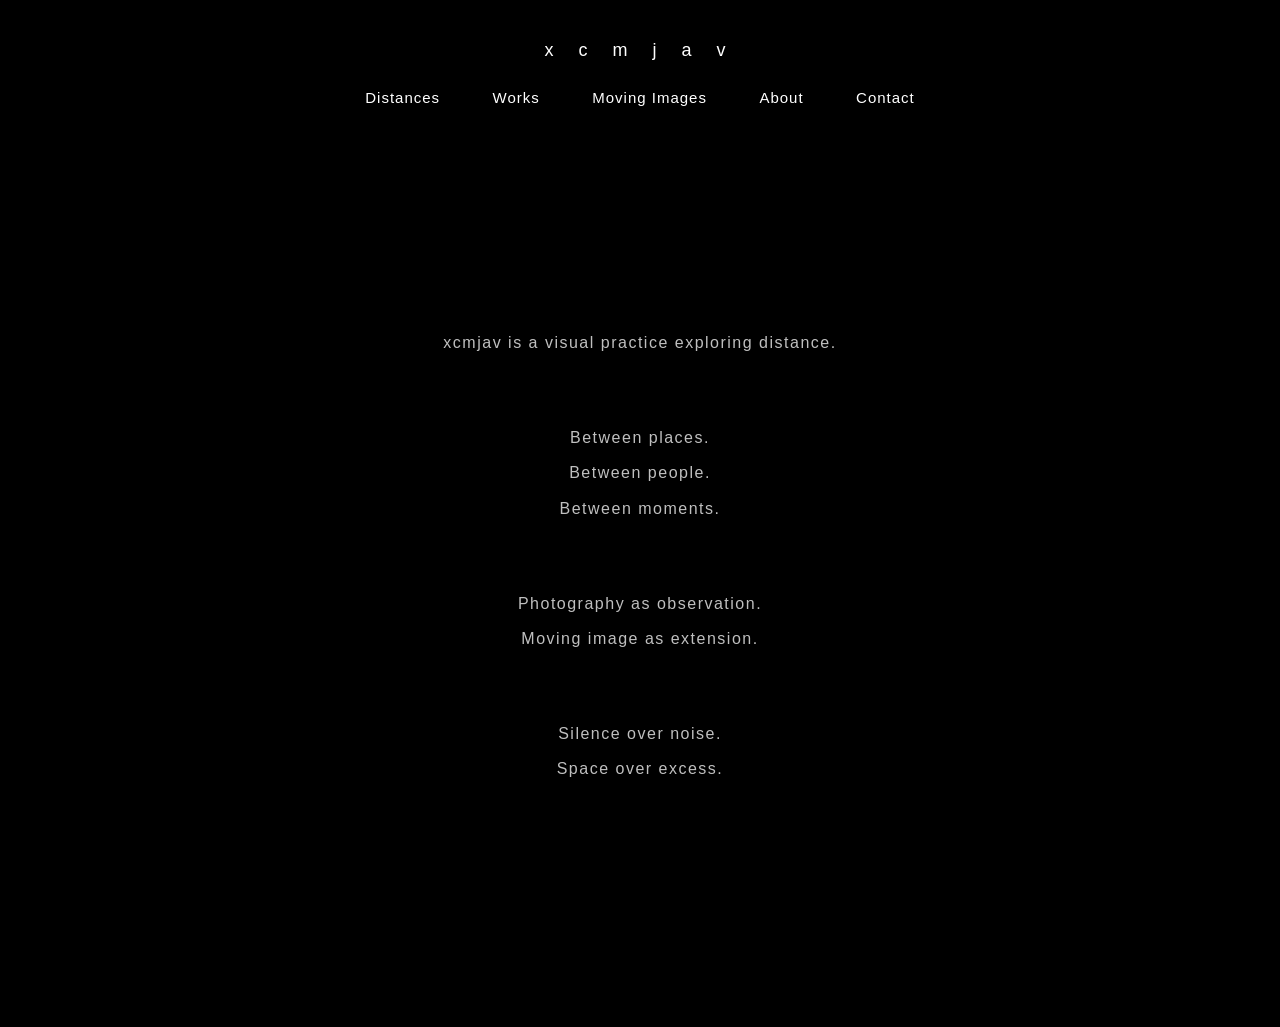
<file: about.html>
<!DOCTYPE html>
<html lang="en">
<head>
  <meta charset="UTF-8">
  <meta name="viewport" content="width=device-width, initial-scale=1.0">
  <title>About — xcmjav</title>
  <link rel="stylesheet" href="style.css">
</head>

<body>

<header>
  <a href="/index.html" class="logo">x c m j a v</a>
  <nav>
    <a href="series/distances.html">Distances</a>
    <a href="works.html">Works</a>
    <a href="moving.html">Moving Images</a>
    <a href="about.html">About</a>
    <a href="contact.html">Contact</a>
  </nav>
</header>

<main class="about-page">

  <div class="about-text">

    <p>xcmjav is a visual practice exploring distance.</p>

    <p>
      Between places.<br>
      Between people.<br>
      Between moments.
    </p>

    <p>
      Photography as observation.<br>
      Moving image as extension.
    </p>

    <p>
      Silence over noise.<br>
      Space over excess.
    </p>

  </div>

</main>

</body>
</html>
</file>
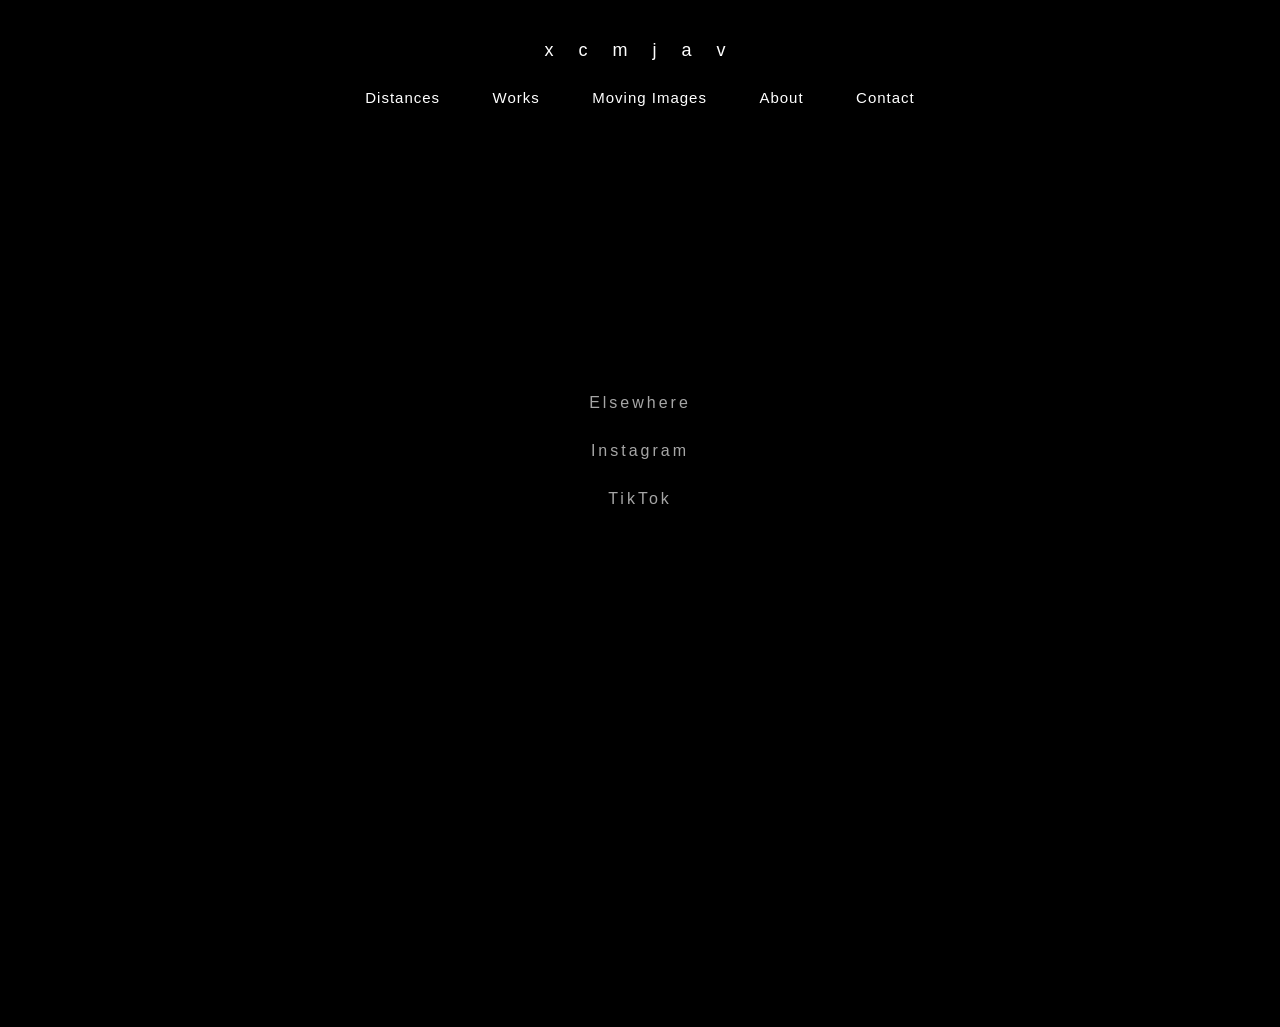
<file: contact.html>
<!DOCTYPE html>
<html lang="en">
<head>
  <meta charset="UTF-8">
  <meta name="viewport" content="width=device-width, initial-scale=1.0">
  <title>Contact — xcmjav</title>
  <link rel="stylesheet" href="style.css">
</head>

<body>

<header>
  <a href="/index.html" class="logo">x c m j a v</a>
  <nav>
    <a href="series/distances.html">Distances</a>
    <a href="works.html">Works</a>
    <a href="moving.html">Moving Images</a>
    <a href="about.html">About</a>
    <a href="contact.html">Contact</a>
  </nav>
</header>

<main class="contact-page">

  <div class="contact-text">
    <p>Elsewhere</p>

    <p>
      <a href="https://instagram.com/xcmjav/" target="_blank">Instagram</a>
    </p>

    <p>
      <a href="https://tiktok.com/@xcmjav" target="_blank">TikTok</a>
    </p>

  </div>

</main>

</body>
</html>
</file>
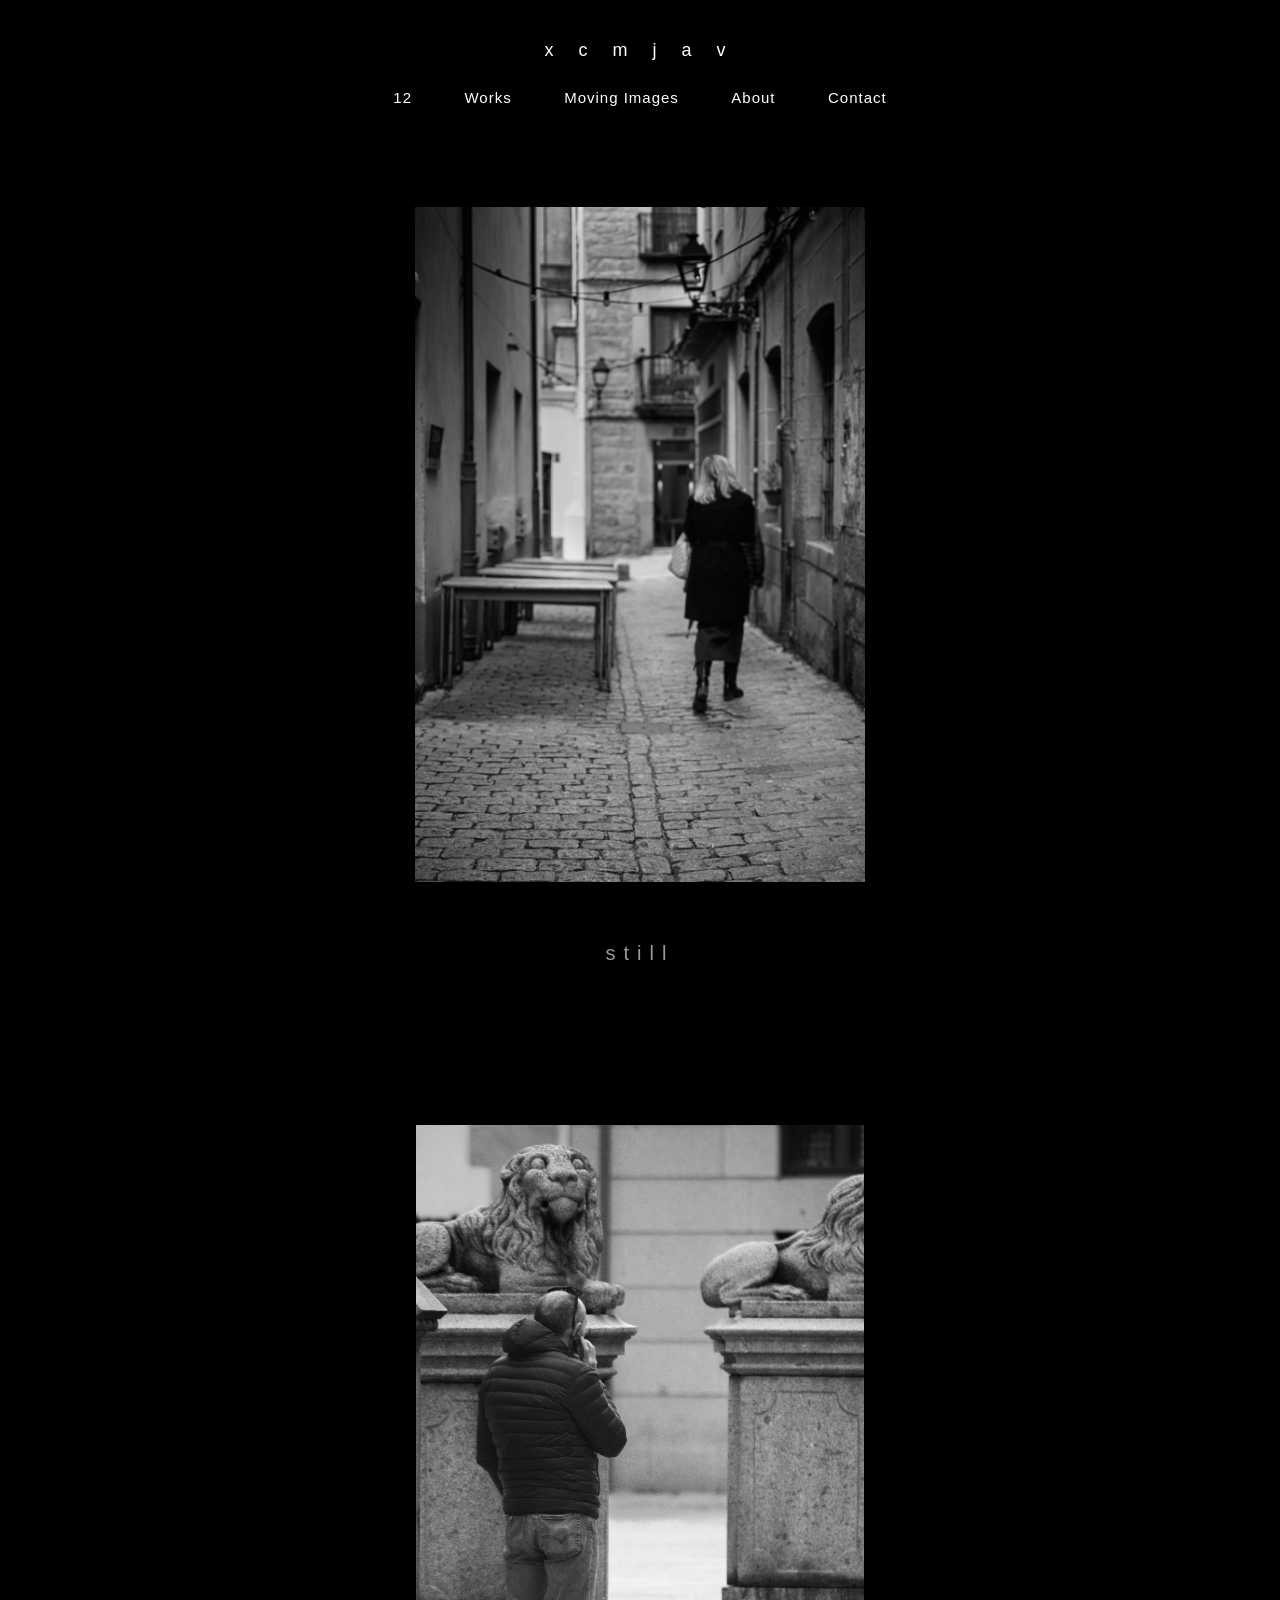
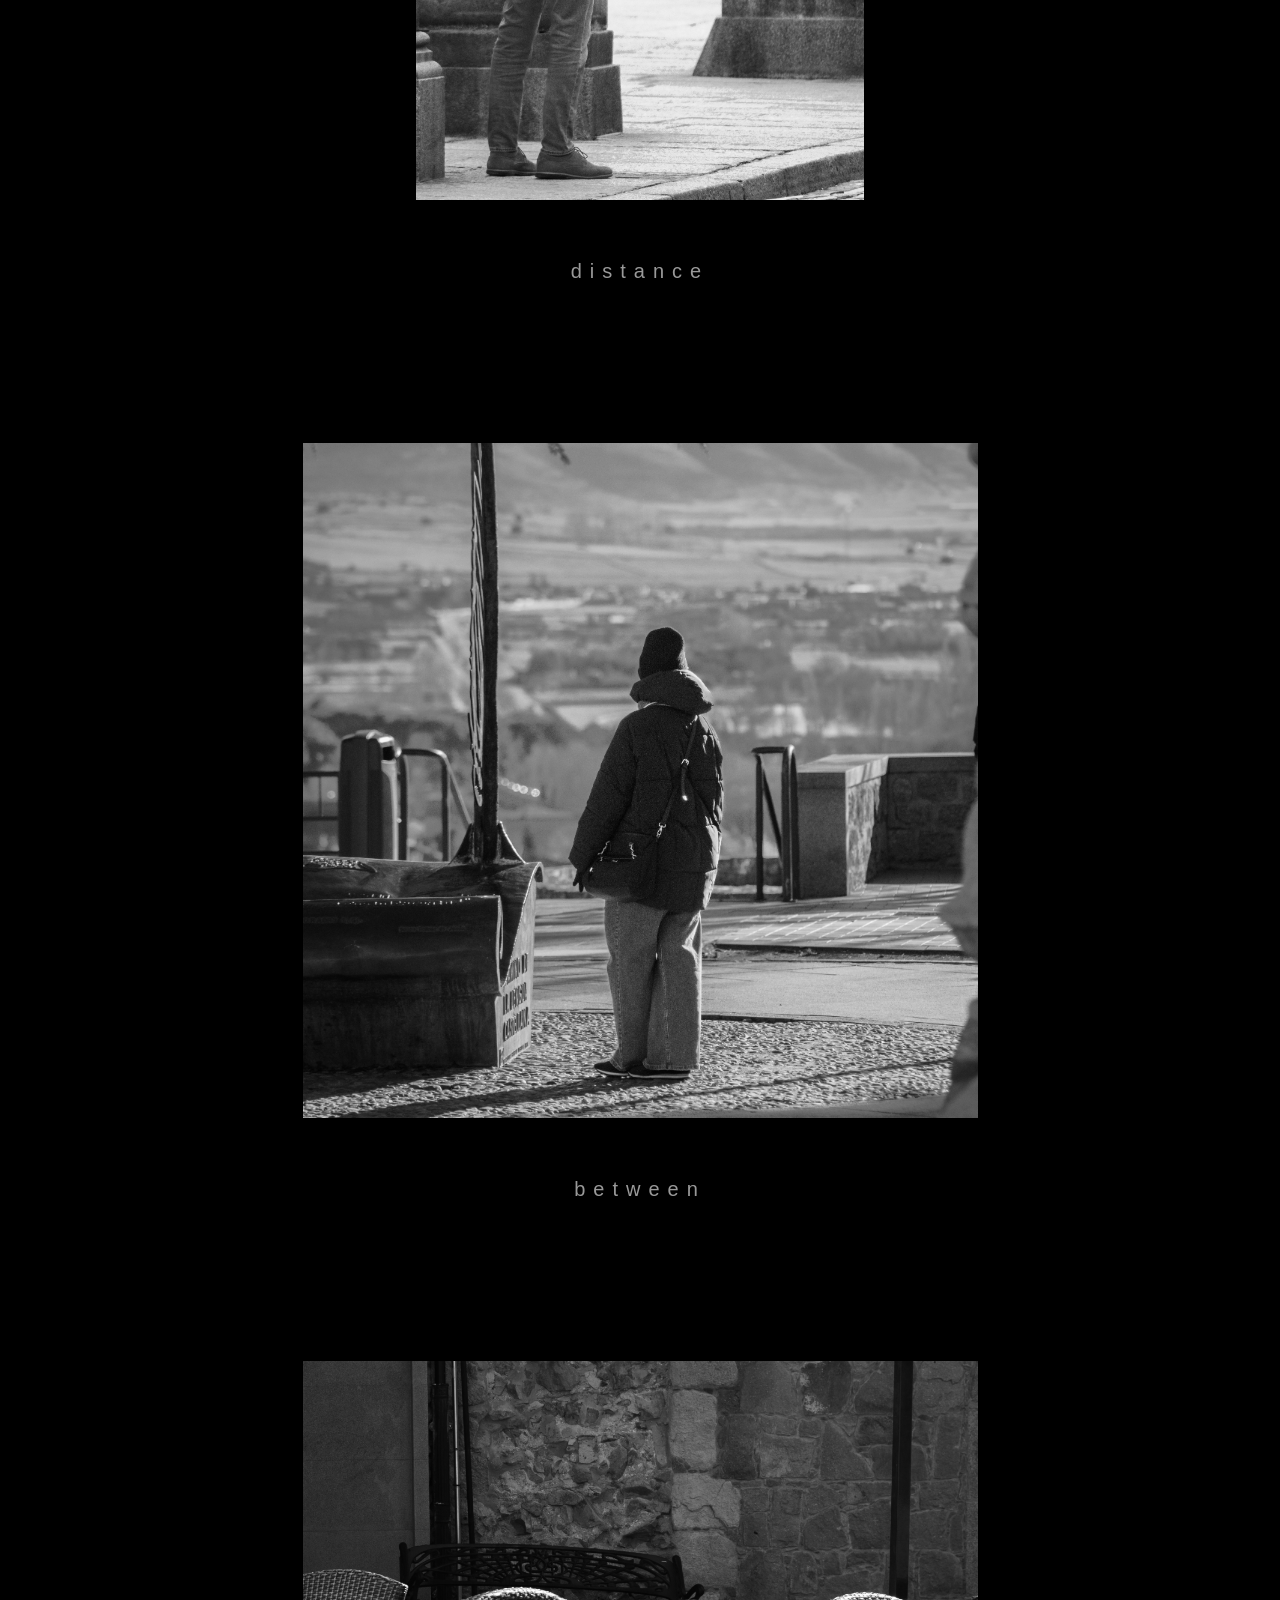
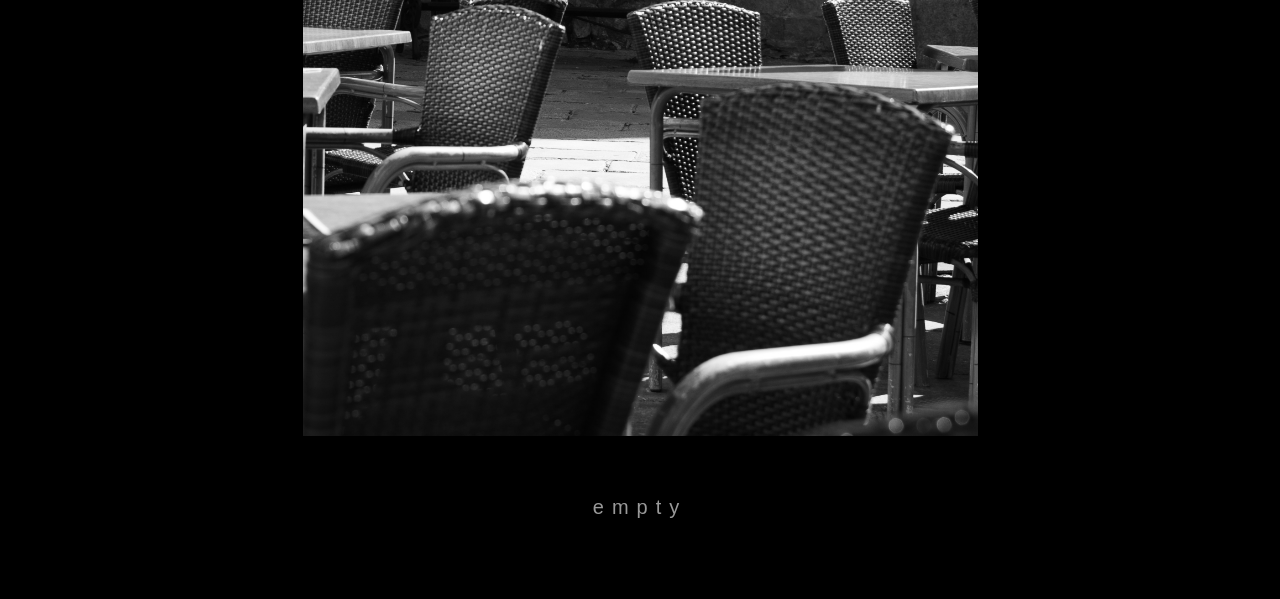
<file: series/12.html>
<!DOCTYPE html>
<html lang="en">
<head>
  <meta charset="UTF-8">
  <meta name="viewport" content="width=device-width, initial-scale=1.0">
  <title>12 — xcmjav</title>
  <link rel="stylesheet" href="../style.css">
</head>

<body>

<header>
  <a href="/index.html" class="logo">x c m j a v</a>
  <nav>
    <a href="/series/12.html">12</a>
    <a href="/works.html">Works</a>
    <a href="/moving.html">Moving Images</a>
    <a href="/about.html">About</a>
    <a href="/contact.html">Contact</a>
  </nav>
</header>

<main class="series-page">

  <section class="frame">
    <img src="../images12/01.jpg" alt="">
    <div class="word">still</div>
  </section>

  <section class="frame">
    <img src="../images12/02.jpg" alt="">
    <div class="word">distance</div>
  </section>

   <section class="frame">
    <img src="../images12/03.jpg" alt="">
    <div class="word">between</div>
  </section>

   <section class="frame">
    <img src="../images12/04.jpg" alt="">
    <div class="word">empty</div>
  </section>

  <!-- repite hasta 12 -->

</main>

</body>
</html>
</file>
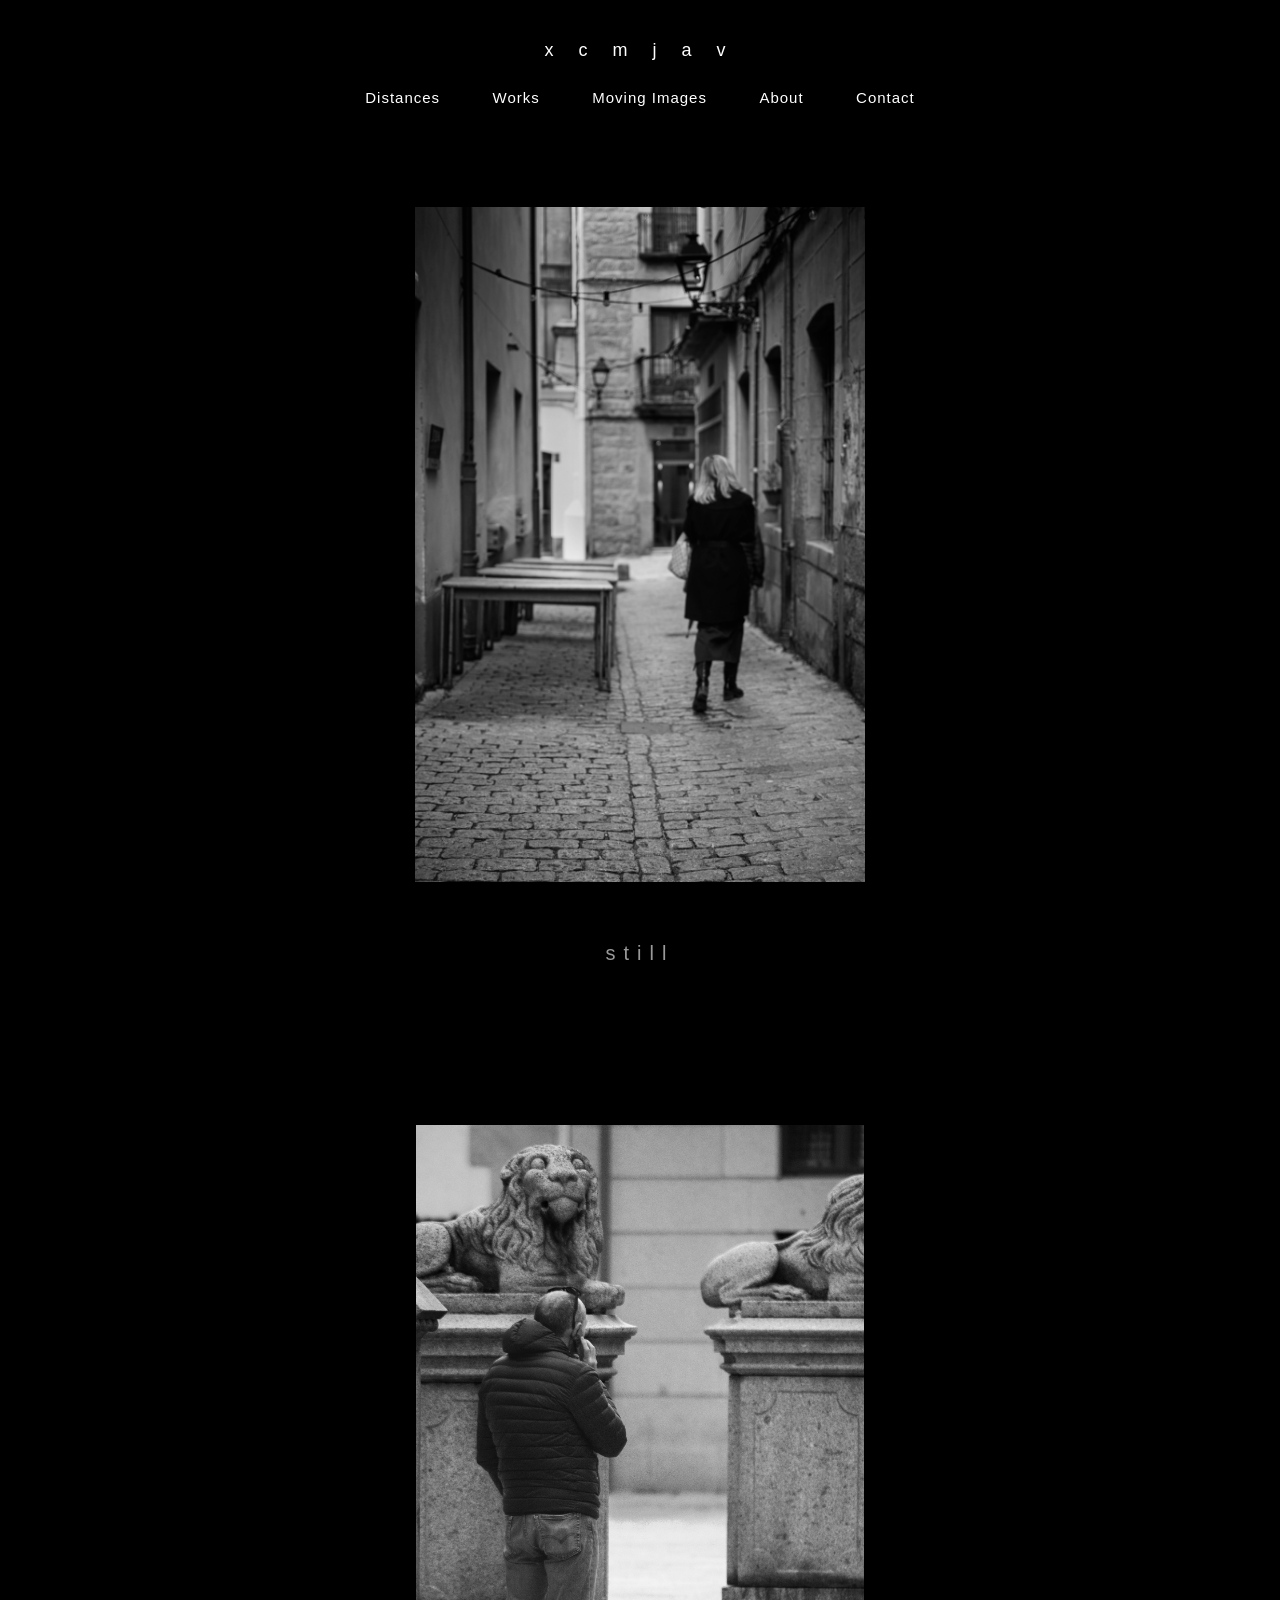
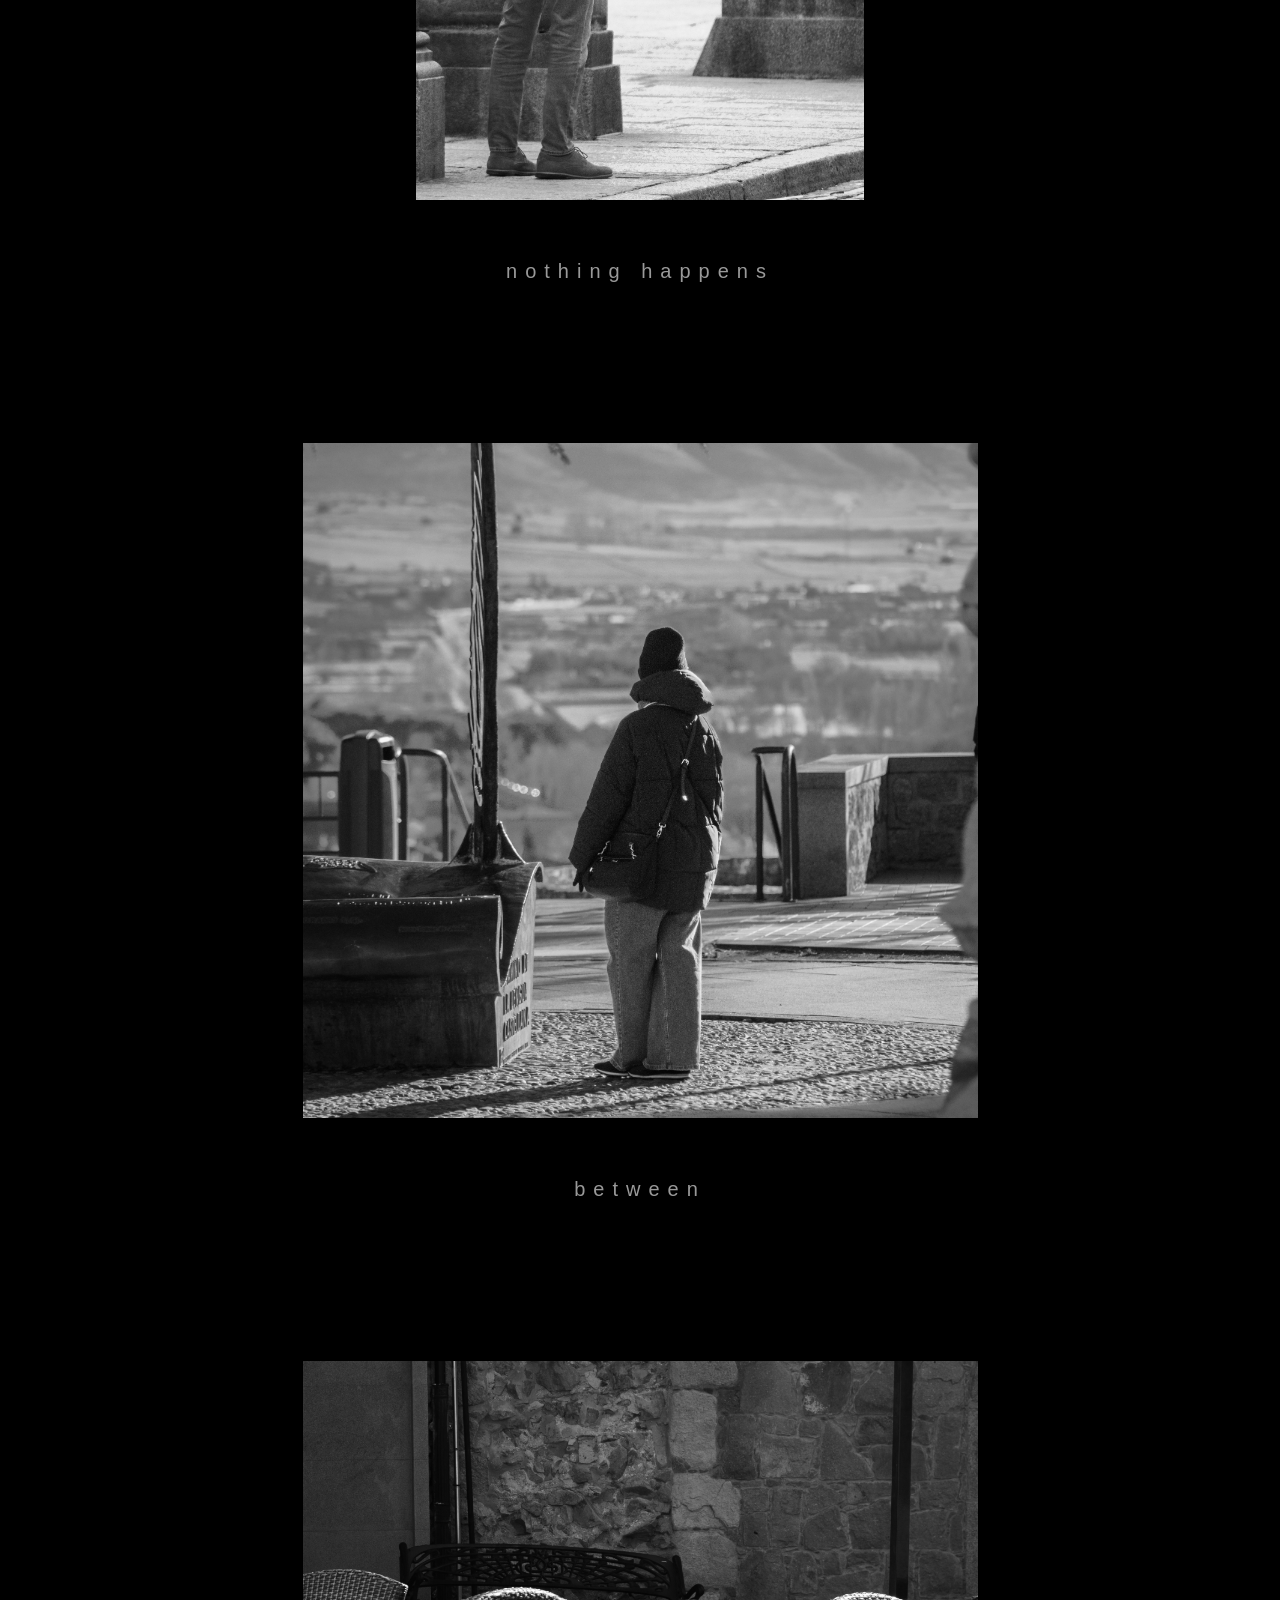
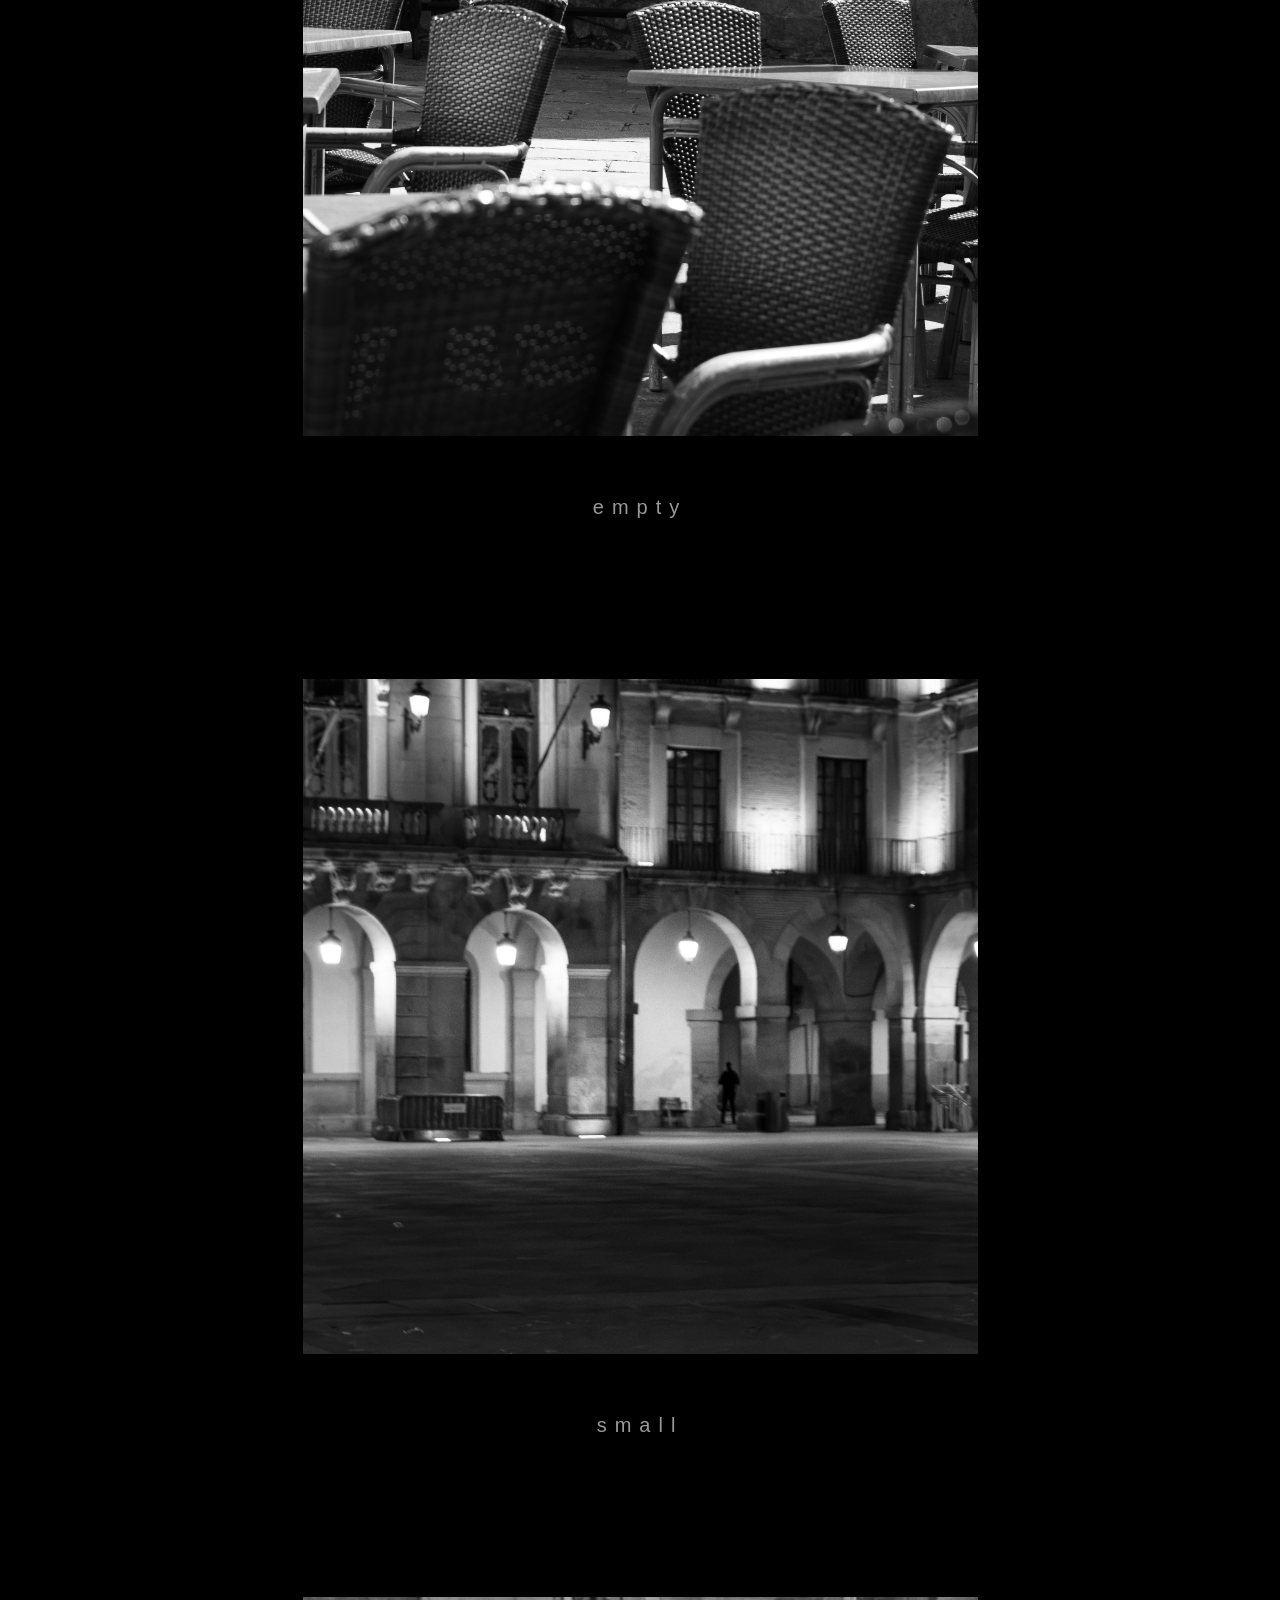
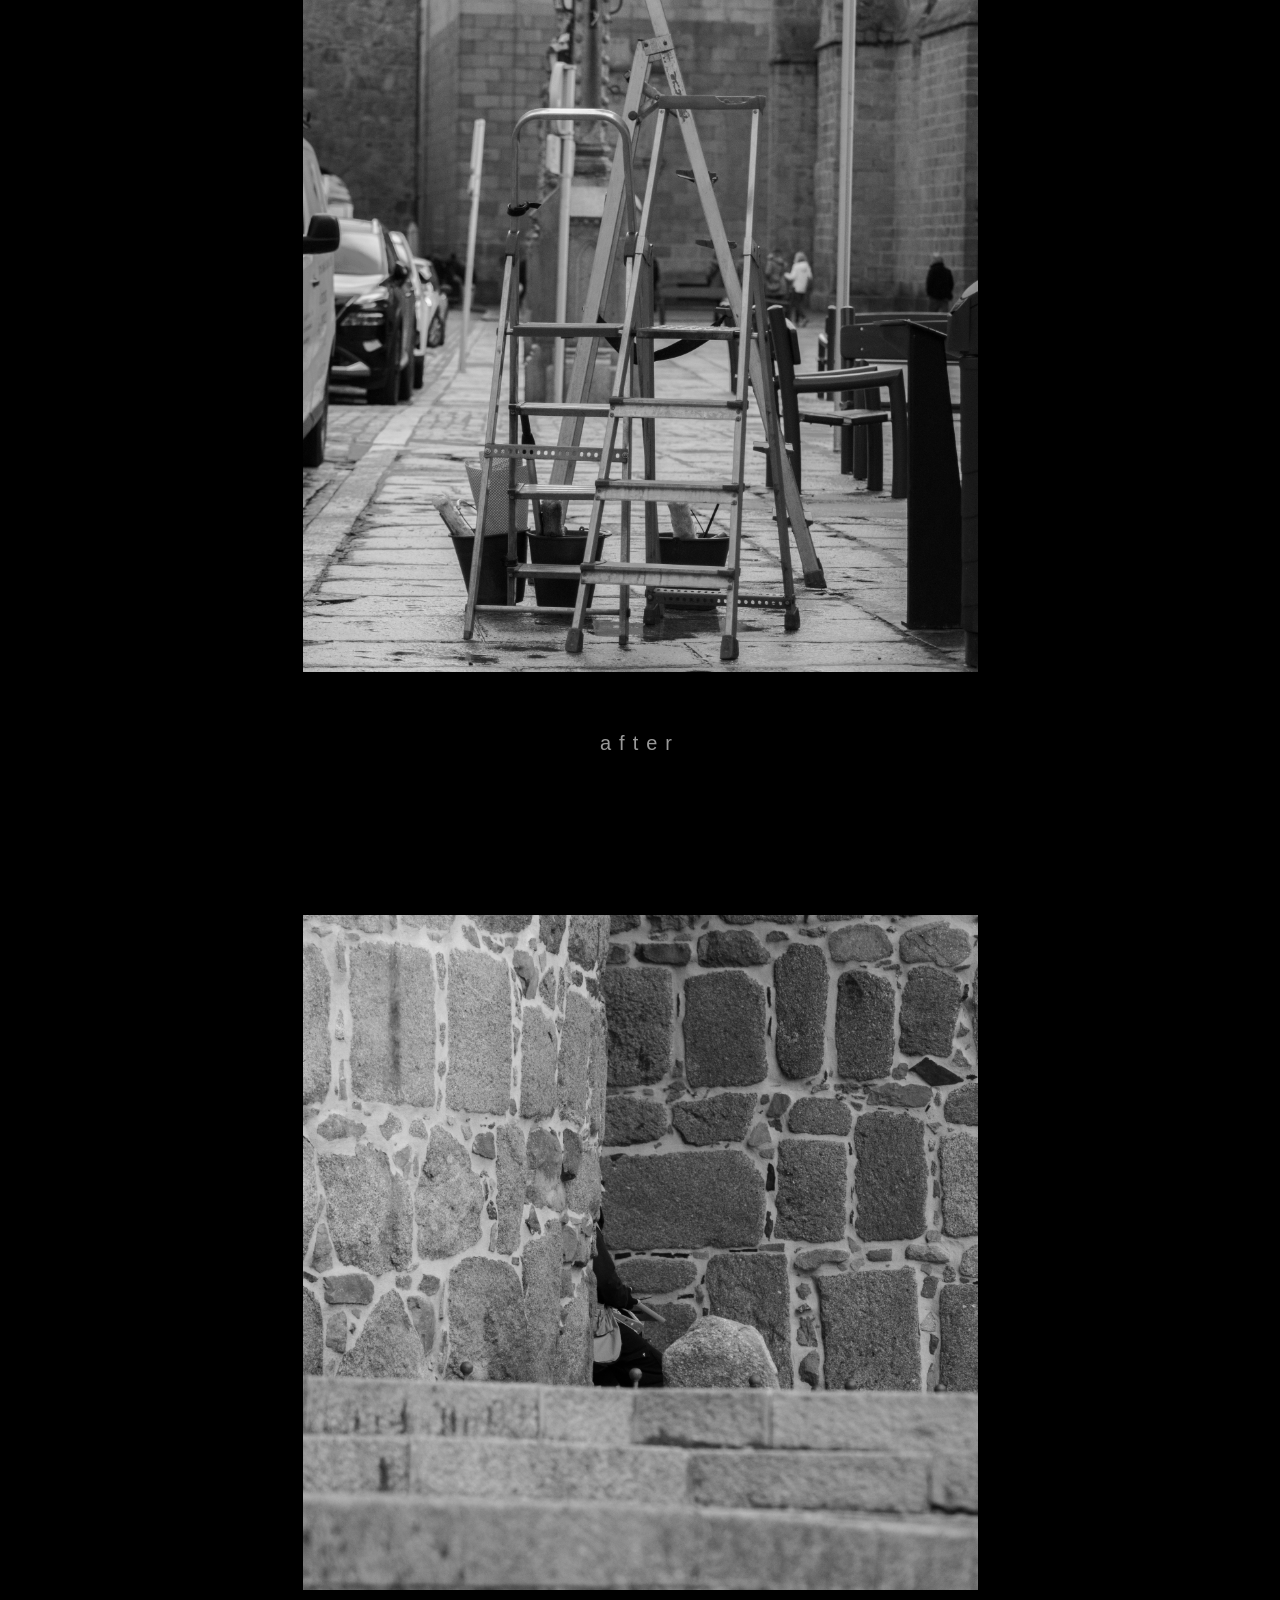
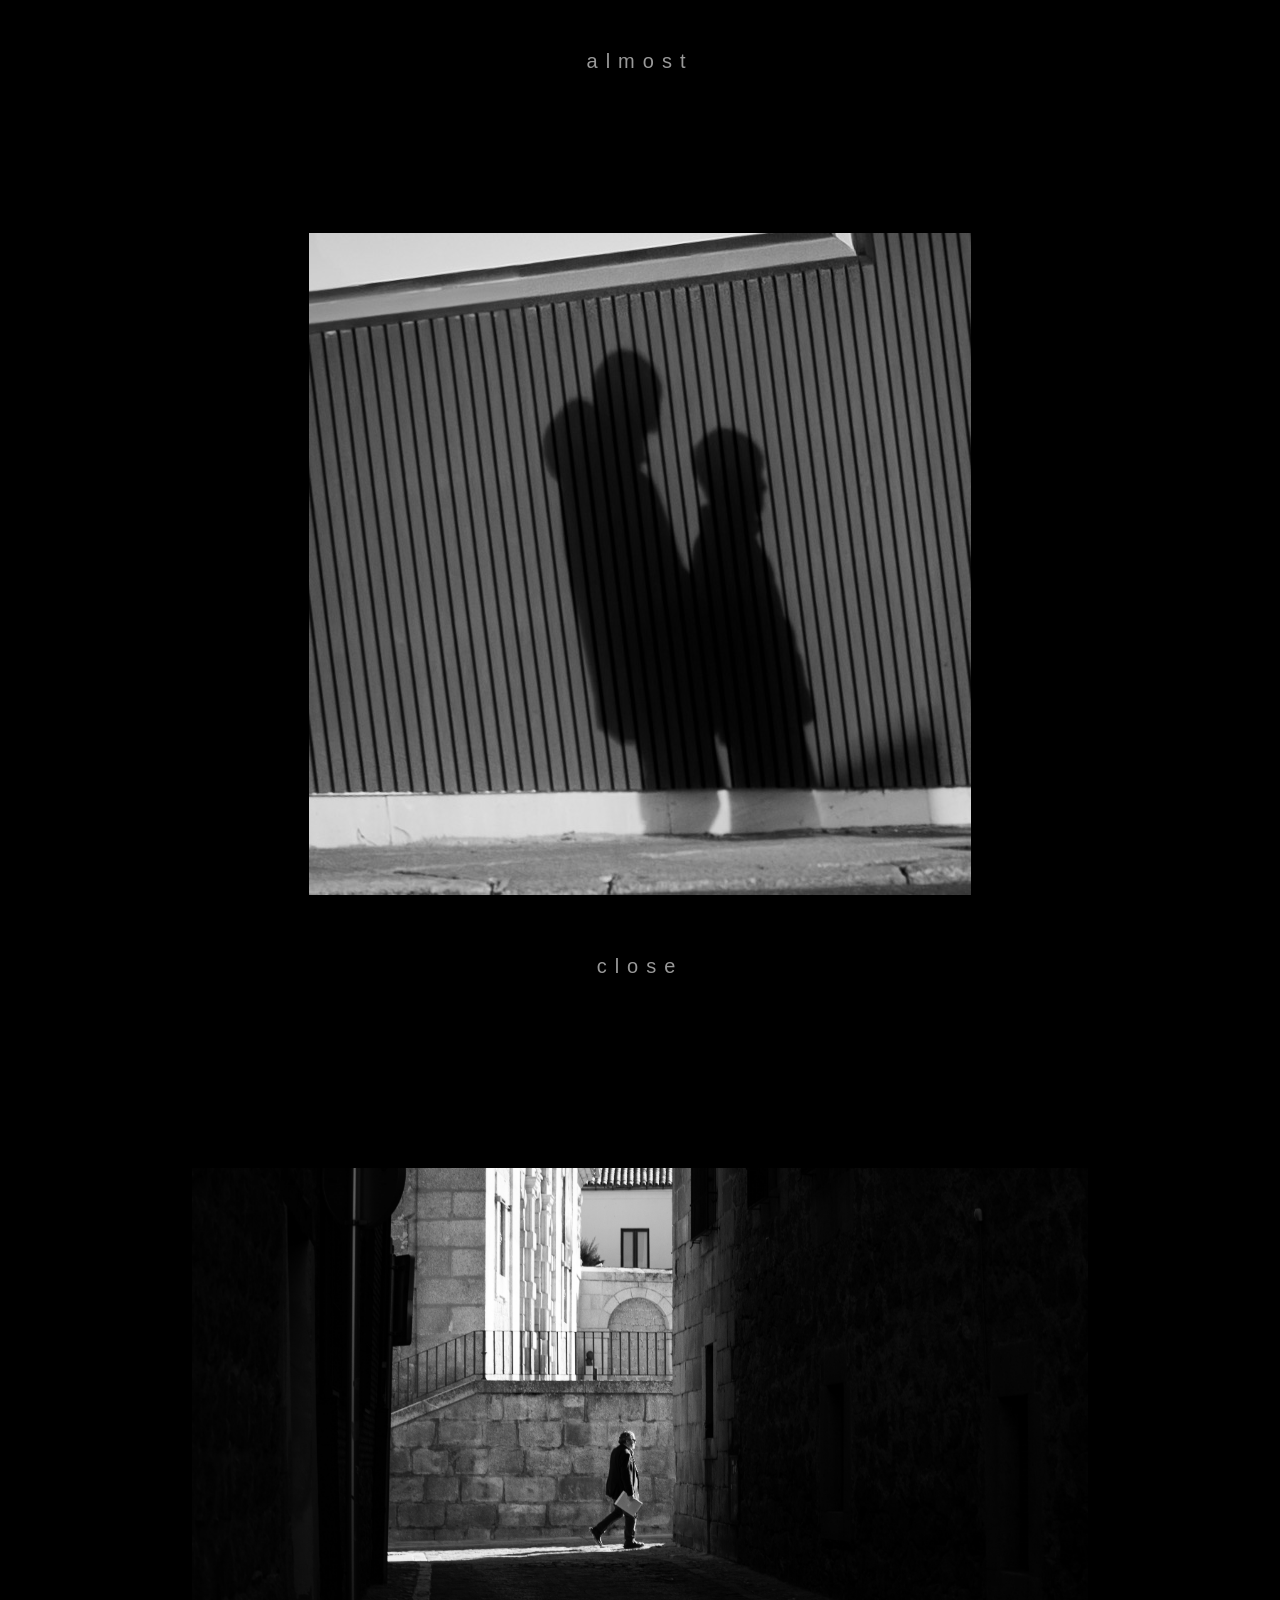
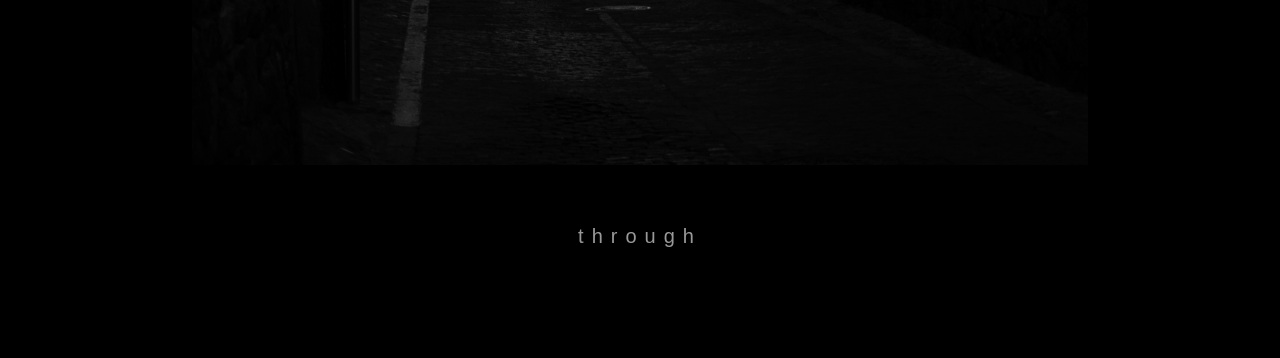
<file: series/distances.html>
<!DOCTYPE html>
<html lang="en">
<head>
  <meta charset="UTF-8">
  <meta name="viewport" content="width=device-width, initial-scale=1.0">
  <title>12 — xcmjav</title>
  <link rel="stylesheet" href="../style.css">
</head>

<body>

<header>
  <a href="/index.html" class="logo">x c m j a v</a>
  <nav>
    <a href="/series/distances.html">Distances</a>
    <a href="/works.html">Works</a>
    <a href="/moving.html">Moving Images</a>
    <a href="/about.html">About</a>
    <a href="/contact.html">Contact</a>
  </nav>
</header>

<main class="series-page">

  <section class="frame">
    <img src="../images12/01.jpg" alt="">
    <div class="word">still</div>
  </section>

  <section class="frame">
    <img src="../images12/02.jpg" alt="">
    <div class="word">nothing happens</div>
  </section>

   <section class="frame">
    <img src="../images12/03.jpg" alt="">
    <div class="word">between</div>
  </section>

   <section class="frame">
    <img src="../images12/04.jpg" alt="">
    <div class="word">empty</div>
  </section>

    <section class="frame">
    <img src="../images12/05.jpg" alt="">
    <div class="word">small</div>
  </section>

     <section class="frame">
    <img src="../images12/post6(after).jpg" alt="">
    <div class="word">after</div>
  </section>

     <section class="frame">
    <img src="../images12/post7(almost).jpg" alt="">
    <div class="word">almost</div>
  </section>

     <section class="frame">
    <img src="../images12/08.jpg" alt="">
    <div class="word">close</div>
  </section>

     <section class="frame">
    <img src="../images12/09.jpg" alt="">
    <div class="word">through</div>
  </section>
  
  <!-- repite hasta 12 -->

</main>

</body>
</html>
</file>
<file: style.css>
/* ========================= */
/* RESET */
/* ========================= */
* {
  margin: 0;
  padding: 0;
  box-sizing: border-box;
}

/* ========================= */
/* BASE */
/* ========================= */
body {
  background-color: #000;
  color: #fff;
  font-family: -apple-system, BlinkMacSystemFont, "Helvetica Neue", Arial, sans-serif;
  min-height: 100vh;
  overflow-x: hidden;
}

/* ========================= */
/* HEADER */
/* ========================= */
header {
  width: 100%;
  padding: 40px 0 20px 0;
  text-align: center;
}

.logo {
  text-decoration: none;
  color: #fff !important;
  font-size: 18px;
  letter-spacing: 10px;
  margin-bottom: 28px;
  display: inline-block;
}

.logo:visited,
.logo:active,
.logo:hover {
  color: #fff !important;
  text-decoration: none;
}

nav a {
  color: #fff;
  text-decoration: none;
  margin: 0 24px;
  font-size: 15px;
  letter-spacing: 1px;
  transition: opacity 0.3s ease;
}

nav a:hover {
  opacity: 0.5;
}

/* ========================= */
/* HOME */
/* ========================= */

.home {
  height: calc(100vh - 120px);
  display: flex;
  flex-direction: column;
  justify-content: center;
  align-items: center;
}

/* ========================= */
/* MOON CINEMATIC */
/* ========================= */

.moon-container {
  width: 60vw;
  max-width: 900px;
  overflow: hidden;
  display: flex;
  justify-content: flex-end; /* desplaza la luna a la derecha */
}

.moon {
  width: 100%;
  animation: slowZoom 35s linear infinite;
}

/* Deriva lenta y casi imperceptible */
@keyframes slowZoom {
  from { transform: scale(1); }
  to { transform: scale(1.06); }
}

/* ========================= */
/* TEXT */
/* ========================= */

.series-info {
  margin-top: 100px;
  text-align: center;
}

.series-title {
  font-size: 20px;
  letter-spacing: 8px;
}

.series-subtitle {
  font-size: 30px;
  letter-spacing: 12px;
  margin-top: 18px;
}

.series-status {
  font-size: 13px;
  opacity: 0.45;
  margin-top: 20px;
}

/* ========================= */
/* GENERIC SERIES PAGE */
/* ========================= */

.series {
  display: flex;
  flex-direction: column;
  align-items: center;
  justify-content: center;
  height: 70vh;
  text-align: center;
}

.series-number {
  font-size: 14px;
  opacity: 0.5;
  margin-bottom: 15px;
}

.series-word {
  font-size: 36px;
  letter-spacing: 4px;
}

/* ========================= */
/* SERIES DISTANCES */
/* ========================= */

.series-page {
  width: 100%;
}

.frame {
  min-height: 100vh;
  display: flex;
  flex-direction: column;
  justify-content: center;
  align-items: center;
  padding: 80px 0;
}

.frame img {
  max-width: 70vw;
  max-height: 75vh;
  object-fit: contain;
}

.word {
  margin-top: 60px;
  font-size: 20px;
  letter-spacing: 8px;
  opacity: 0.6;
}

/* ========================= */
/* WORKS */
/* ========================= */

.works-page {
  min-height: 80vh;
  display: flex;
  flex-direction: column;
  align-items: center;
  justify-content: center;
}

.works-title {
  font-size: 18px;
  letter-spacing: 6px;
  opacity: 0.6;
  margin-bottom: 60px;
}

.works-list {
  display: flex;
  flex-direction: column;
  gap: 40px;
}

.series-link {
  font-size: 28px;
  letter-spacing: 8px;
  text-decoration: none;
  color: white;
  transition: opacity 0.3s ease;
}

.series-link:hover {
  opacity: 0.5;
}

/* ========================= */
/* ABOUT */
/* ========================= */

.about-page {
  min-height: 100vh;
  display: flex;
  align-items: flex-start;   /* no completamente centrado */
  justify-content: center;
  padding-top: 22vh;         /* empuja hacia abajo */
  padding-left: 20px;
  padding-right: 20px;
}

.about-text {
  max-width: 520px;
  text-align: center;
  font-size: 16px;           /* más pequeño */
  line-height: 2.2;          /* más aire */
  letter-spacing: 1.5px;
  opacity: 0.75;             /* menos contraste */
}

.about-text p {
  margin-bottom: 60px;       /* mucho más espacio entre bloques */
}

/* ========================= */
/* CONTACT */
/* ========================= */

.contact-page {
  min-height: 100vh;
  display: flex;
  align-items: flex-start;
  justify-content: center;
  padding-top: 28vh;
  padding-left: 20px;
  padding-right: 20px;
}

.contact-text {
  text-align: center;
  font-size: 16px;
  letter-spacing: 3px;
  line-height: 3;
  opacity: 0.65;
}

.contact-text a {
  color: white;
  text-decoration: none;
  transition: opacity 0.3s ease;
}

.contact-text a:hover {
  opacity: 0.4;
}

/* ========================= */
/* MOVING IMAGES */
/* ========================= */

.moving-page {
  width: 100%;
}

.film {
  min-height: 100vh;
  display: flex;
  flex-direction: column;
  justify-content: center;
  align-items: center;
  padding: 80px 20px;
}

.film video {
  max-width: 75vw;
  max-height: 70vh;
  object-fit: contain;
}

.film-title {
  margin-top: 50px;
  font-size: 18px;
  letter-spacing: 6px;
  opacity: 0.6;
}

/* ========================= */
/* MOBILE */
/* ========================= */

@media (max-width: 768px) {

  /* HEADER */
  header {
    padding: 30px 0 10px 0;
  }

  .logo {
    font-size: 16px;
    letter-spacing: 6px;
  }

  nav {
    display: flex;
    flex-wrap: wrap;
    justify-content: center;
    gap: 12px 24px;
    padding: 0 20px;
  }

  nav a {
    font-size: 13px;
    margin: 0;
  }

  /* HOME */
  .moon-container {
    width: 92vw;
    max-width: none;
  }

  .series-info {
    margin-top: 40px;
    padding: 0 20px;
  }

  .series-title {
    font-size: 18px;
    letter-spacing: 6px;
  }

  .series-status {
    font-size: 12px;
  }

  /* SERIES PAGE */
  .frame {
    padding: 60px 20px;
  }

  .frame img {
    max-width: 90vw;
    max-height: 70vh;
  }

  .word {
    font-size: 16px;
    letter-spacing: 6px;
    margin-top: 40px;
  }

  /* WORKS */
  .works-title {
    font-size: 16px;
    margin-bottom: 40px;
  }

  .series-link {
    font-size: 22px;
    letter-spacing: 6px;
  }

}
</file>
